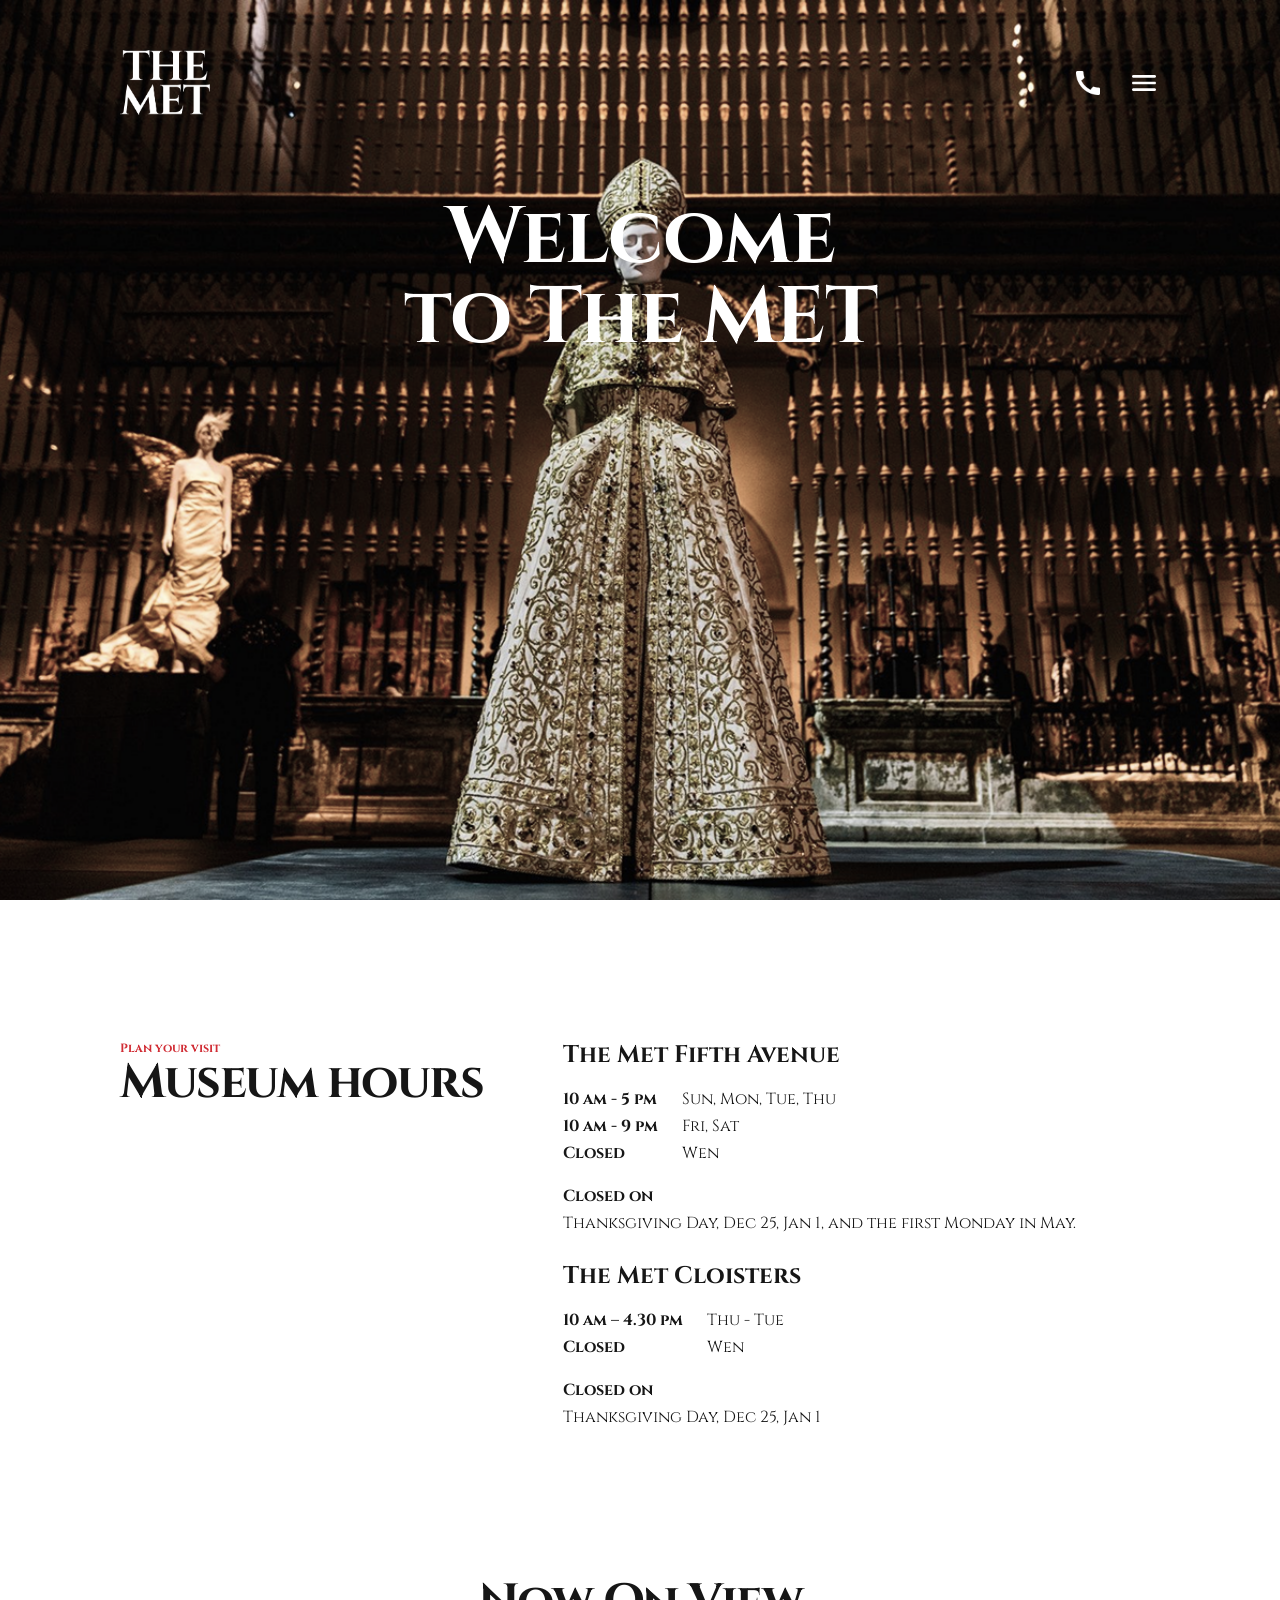
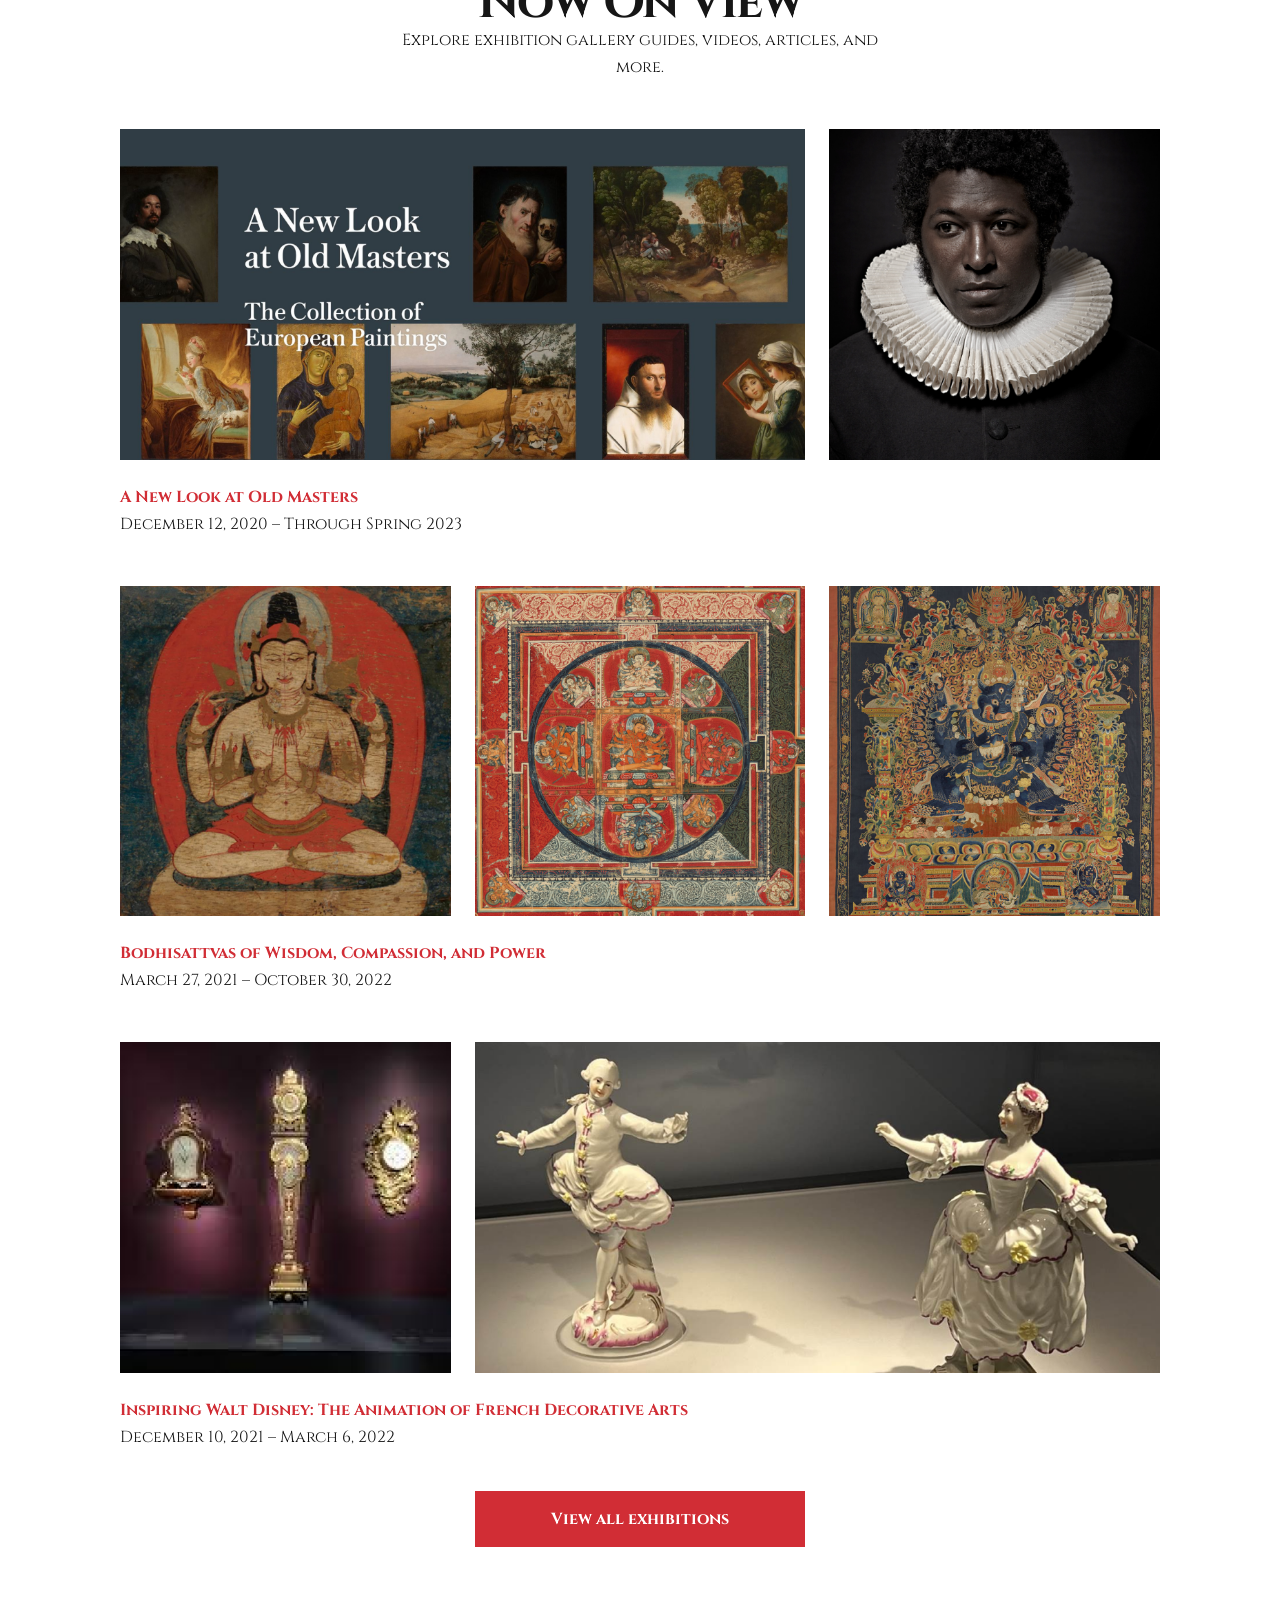
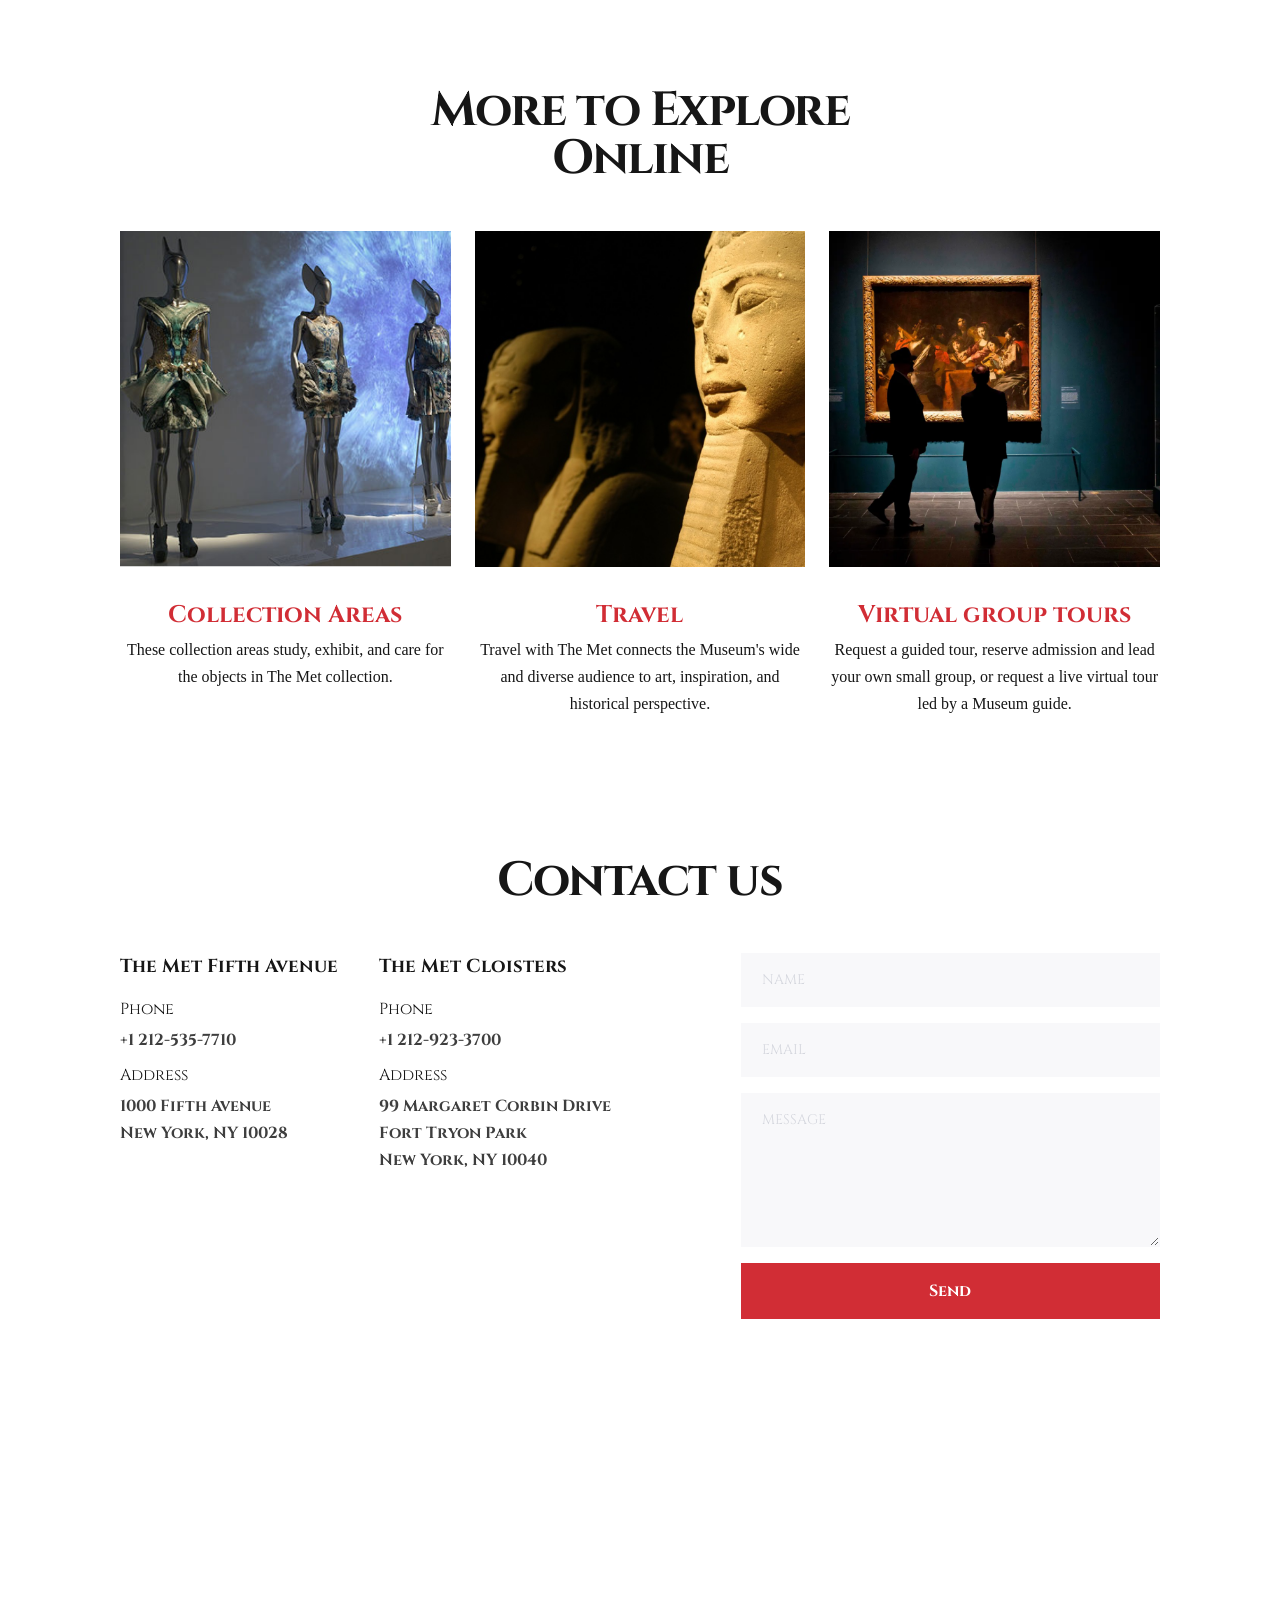
<file: index.html>
<!doctype html><html lang="en" class="page"><head><meta charset="utf-8"><meta name="viewport" content="width=device-width, initial-scale=1.0"><title>THE MET</title><link rel="preconnect" href="https://fonts.googleapis.com"><link rel="preconnect" href="https://fonts.gstatic.com"><link href="https://fonts.googleapis.com/css2?family=Cinzel:wght@400..900&display=swap" rel="stylesheet"><link rel="stylesheet" href="index.eaa2ab88.css"><link rel="stylesheet" href="index.6005b60b.css"><link rel="icon" type="image/png" href="the-met.c0c9e4f3.png"><script src="index.cabb280d.js" defer></script></head><body class="page__body"> <header class="header"> <div class="top-bar"> <a href="#" class="top-bar__logo"> <img src="the-met.c0c9e4f3.png" alt="MET logo"> </a> <div class="top-bar__icons"> <div class="contact-phone"> <div class="contact-phone__dropdown"> <a href="tel:+12125357710" class="contact-phone__item"> <span class="contact-phone__location">THE MET FIFTH AVENUE</span> <span class="contact-phone__number">+1 212-535-7710</span> </a> <a href="tel:+12129233700" class="contact-phone__item"> <span class="contact-phone__location">THE MET CLOISTERS</span> <span class="contact-phone__number">+1 212-923-3700</span> </a> </div> <a href="#contact" class="icon icon--phone"></a> </div> <a href="#menu" class="icon icon--burger"></a> </div> </div> <div class="header__bottom"> <h1 class="header__title"> Welcome <br> to The MET </h1> </div> </header> <aside class="menu page__menu" id="menu"> <div class="top-bar top-bar--menu"> <a href="#" class="top-bar__logo top-bar__logo--menu"> <img src="the-met.c0c9e4f3.png" alt="MET logo"> </a> <div class="top-bar__icons"> <a href="#" class="icon icon--cross"></a> </div> </div> <div class="menu__content"> <nav class="nav"> <ul class="nav__list"> <li class="nav__item"> <a class="nav__link" href="#">Home</a> </li> <li class="nav__item"> <a class="nav__link" href="#hours">About Us</a> </li> <li class="nav__item"> <a class="nav__link" href="#view">Now on view</a> </li> <li class="nav__item"> <a class="nav__link" href="#explore">Explore Online</a> </li> <li class="nav__item"> <a class="nav__link" href="#contact">Contacts</a> </li> </ul> </nav> <div class="menu__phone-call"> <div class="menu__phone-location"> <a class="menu__location">The Met Fifth Avenue</a> <a href="tel:+1 212-535-7710" class="menu__phone">+1 212-535-7710</a> <a class="menu__location">The Met Cloisters</a> <a href="tel:+1 212-923-3700" class="menu__phone">+1 212-923-3700</a> </div> <a href="#contact" class="menu__call">Call to Order</a> </div> </div> </aside> <main class="main"> <section class="hours" id="hours"> <div class="hours__main-title"> <p class="section__eyebrow">Plan your visit</p> <h2 class="section__title section__title--align-left">Museum hours</h2> </div> <div class="hours__table"> <h3 class="hours__title">The Met Fifth Avenue</h3> <article class="hours__daytime"> <div class="hours__time"> 10 am - 5 pm <br> 10 am - 9 pm <br> Closed </div> <div class="hours__day"> Sun, Mon, Tue, Thu <br> Fri, Sat <br> Wen </div> </article> <article class="hours__holidays"> <h4 class="hours__closed">Closed on</h4> <p class="hours__holidays-text">Thanksgiving Day, Dec 25, Jan 1, and the first Monday in May.</p> </article> <h3 class="hours__title">The Met Cloisters</h3> <article class="hours__daytime"> <div class="hours__time"> 10 am – 4.30 pm <br> Closed </div> <div class="hours__day"> Thu - Tue <br> Wen </div> </article> <article class="hours__holidays"> <h4 class="hours__closed">Closed on</h4> <p class="hours__holidays-text">Thanksgiving Day, Dec 25, Jan 1</p> </article> </div> </section> <section class="view" id="view"> <div class="view__title"> <h2 class="section__title">Now On View</h2> <p class="view__title-text">Explore exhibition gallery guides, videos, articles, and more.</p> </div> <article class="view__exhibition"> <div class="view__images"> <a href="#" class="view__image-link view__image-link--wide"> <img src="on-view-ex1-left.a13b0f3d.png" alt="view-photo" class="view__photo"> </a> <a href="#" class="view__image-link view__image-link--square"> <img src="on-view-ex1-right.4b07ecd0.png" alt="view-photo" class="view__photo"> </a> </div> <div class="view__description"> <p class="view__description-title">A New Look at Old Masters</p> <p class="view__description-date">December 12, 2020 – Through Spring 2023</p> </div> <div class="view__images view__images--2"> <a href="#" class="view__image-link view__image-link--2 view__image-link--square"> <img src="on-view-ex2-left.abfadc5a.png" alt="view-photo" class="view__photo"> </a> <a href="#" class="view__image-link view__image-link--2 view__image-link--square"> <img src="on-view-ex2-center.e398664d.png" alt="view-photo" class="view__photo"> </a> <a href="#" class="view__image-link view__image-link--2 view__image-link--2-3 view__image-link--square"> <img src="on-view-ex2-right.2f0fd457.png" alt="view-photo" class="view__photo"> </a> </div> <div class="view__description"> <p class="view__description-title">Bodhisattvas of Wisdom, Compassion, and Power</p> <p class="view__description-date">March 27, 2021 – October 30, 2022</p> </div> <div class="view__images"> <a href="#" class="view__image-link view__image-link--square"> <img src="on-view-ex3-left.f663dd46.png" alt="view-photo" class="view__photo"> </a> <a href="#" class="view__image-link view__image-link--wide"> <img src="on-view-ex3-right.bc05d769.png" alt="view-photo" class="view__photo view__photo--3"> </a> </div> <div class="view__description"> <p class="view__description-title">Inspiring Walt Disney: The Animation of French Decorative Arts</p> <p class="view__description-date">December 10, 2021 – March 6, 2022</p> </div> </article> <a href="#" class="button-style view__button">View all exhibitions</a> </section> <section class="explore" id="explore"> <div class="explore__title"> <h2 class="section__title">More to Explore Online</h2> </div> <article class="explore__articles"> <div class="explore__article"> <a href="#" class="explore__image-link"> <img src="explore-1.fc14d268.png" alt="explore-photo" class="explore__photo"> </a> <div class="explore__description"> <p class="explore__description-title">Collection Areas</p> <p class="explore__description-date">These collection areas study, exhibit, and care for the objects in The Met collection.</p> </div> </div> <div class="explore__article explore__article--2"> <a href="#" class="explore__image-link"> <img src="explore-2.e58754fc.png" alt="explore-photo" class="explore__photo"> </a> <div class="explore__description"> <p class="explore__description-title">Travel</p> <p class="explore__description-date">Travel with The Met connects the Museum's wide and diverse audience to art, inspiration, and historical perspective.</p> </div> </div> <div class="explore__article explore__article--3"> <a href="#" class="explore__image-link"> <img src="explore-3.5c95af2a.png" alt="explore-photo" class="explore__photo"> </a> <div class="explore__description"> <p class="explore__description-title">Virtual group tours</p> <p class="explore__description-date"> Request a guided tour, reserve admission and lead your own small group, or request a live virtual tour led by a Museum guide.</p> </div> </div> </article> </section> <section class="contact" id="contact"> <div class="contact__title"> <h2 class="section__title">Contact us</h2> </div> <article class="contact__articles"> <article class="contact__article contact__article--1"> <h3 class="contact__article-title">The Met Fifth Avenue</h3> <div class="contact__phone-block"> <p class="contact__block-title">Phone</p> <a href="tel:+1 212-535-7710" class="contact__block-info">+1 212-535-7710</a> </div> <div class="contact__address-block"> <p class="contact__block-title">Address</p> <a href="https://maps.google.com/?q=1000+Fifth+Avenue+New+York+NY+10028" target="_blank" rel="noopener noreferrer" class="contact__block-info">1000 Fifth Avenue <br> New York, NY 10028</a> </div> </article> <article class="contact__article contact__article--2"> <h3 class="contact__article-title">The Met Cloisters</h3> <div class="contact__phone-block"> <p class="contact__block-title">Phone</p> <a href="tel:+1 212-923-3700" class="contact__block-info">+1 212-923-3700</a> </div> <div class="contact__address-block"> <p class="contact__block-title">Address</p> <a href="https://maps.google.com/?q=99+Margaret+Corbin+Drive+Fort+Tryon+Park+New+York+NY+10040" target="_blank" rel="noopener noreferrer" class="contact__block-info">99 Margaret Corbin Drive <br> Fort Tryon Park <br> New York, NY 10040</a> </div> </article> </article> <form class="contact__form" onsubmit="this.reset(); return false;"> <input type="text" class="contact__input" placeholder="NAME" required> <input type="email" class="contact__input" placeholder="EMAIL" required> <textarea class="contact__input contact__textarea" placeholder="MESSAGE" rows="6" required></textarea> <button type="submit" class="button-style contact__button"> Send </button> </form> </section> </main> <footer class="footer"></footer> </body></html>
</file>
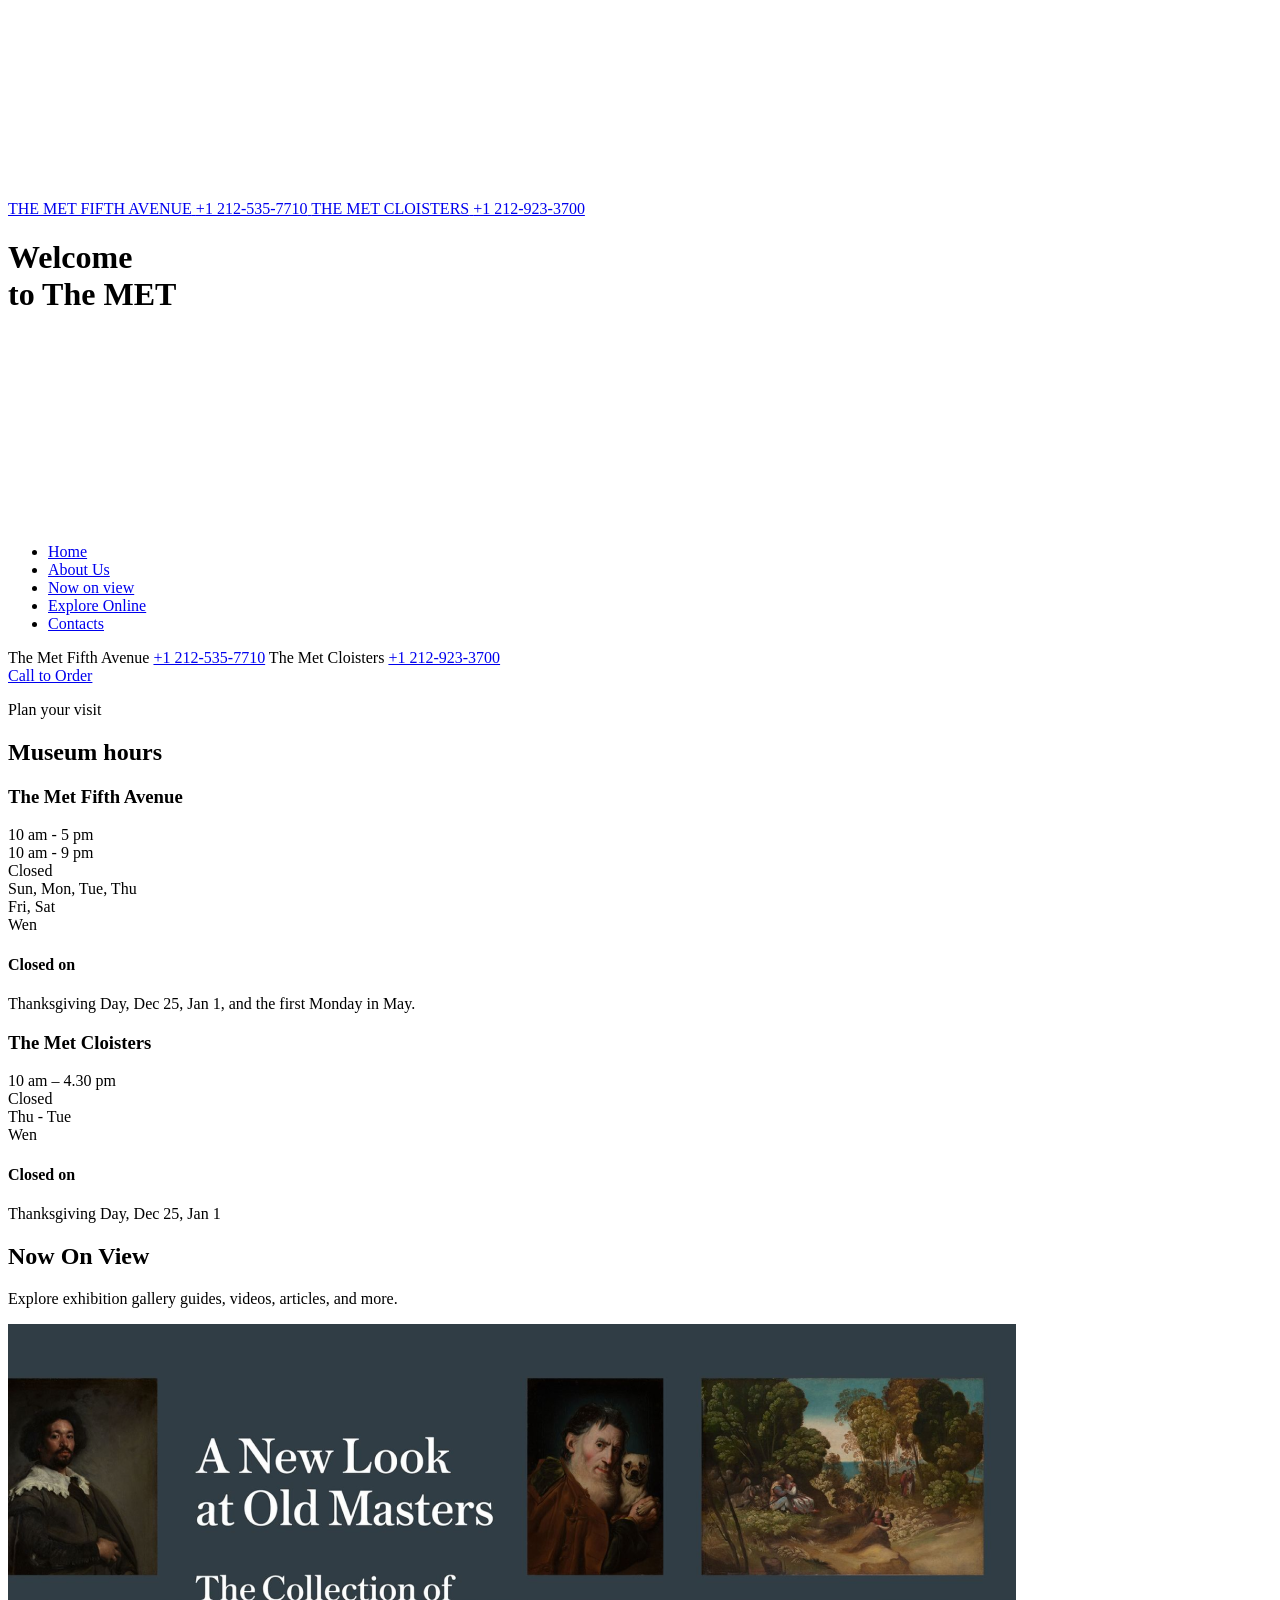
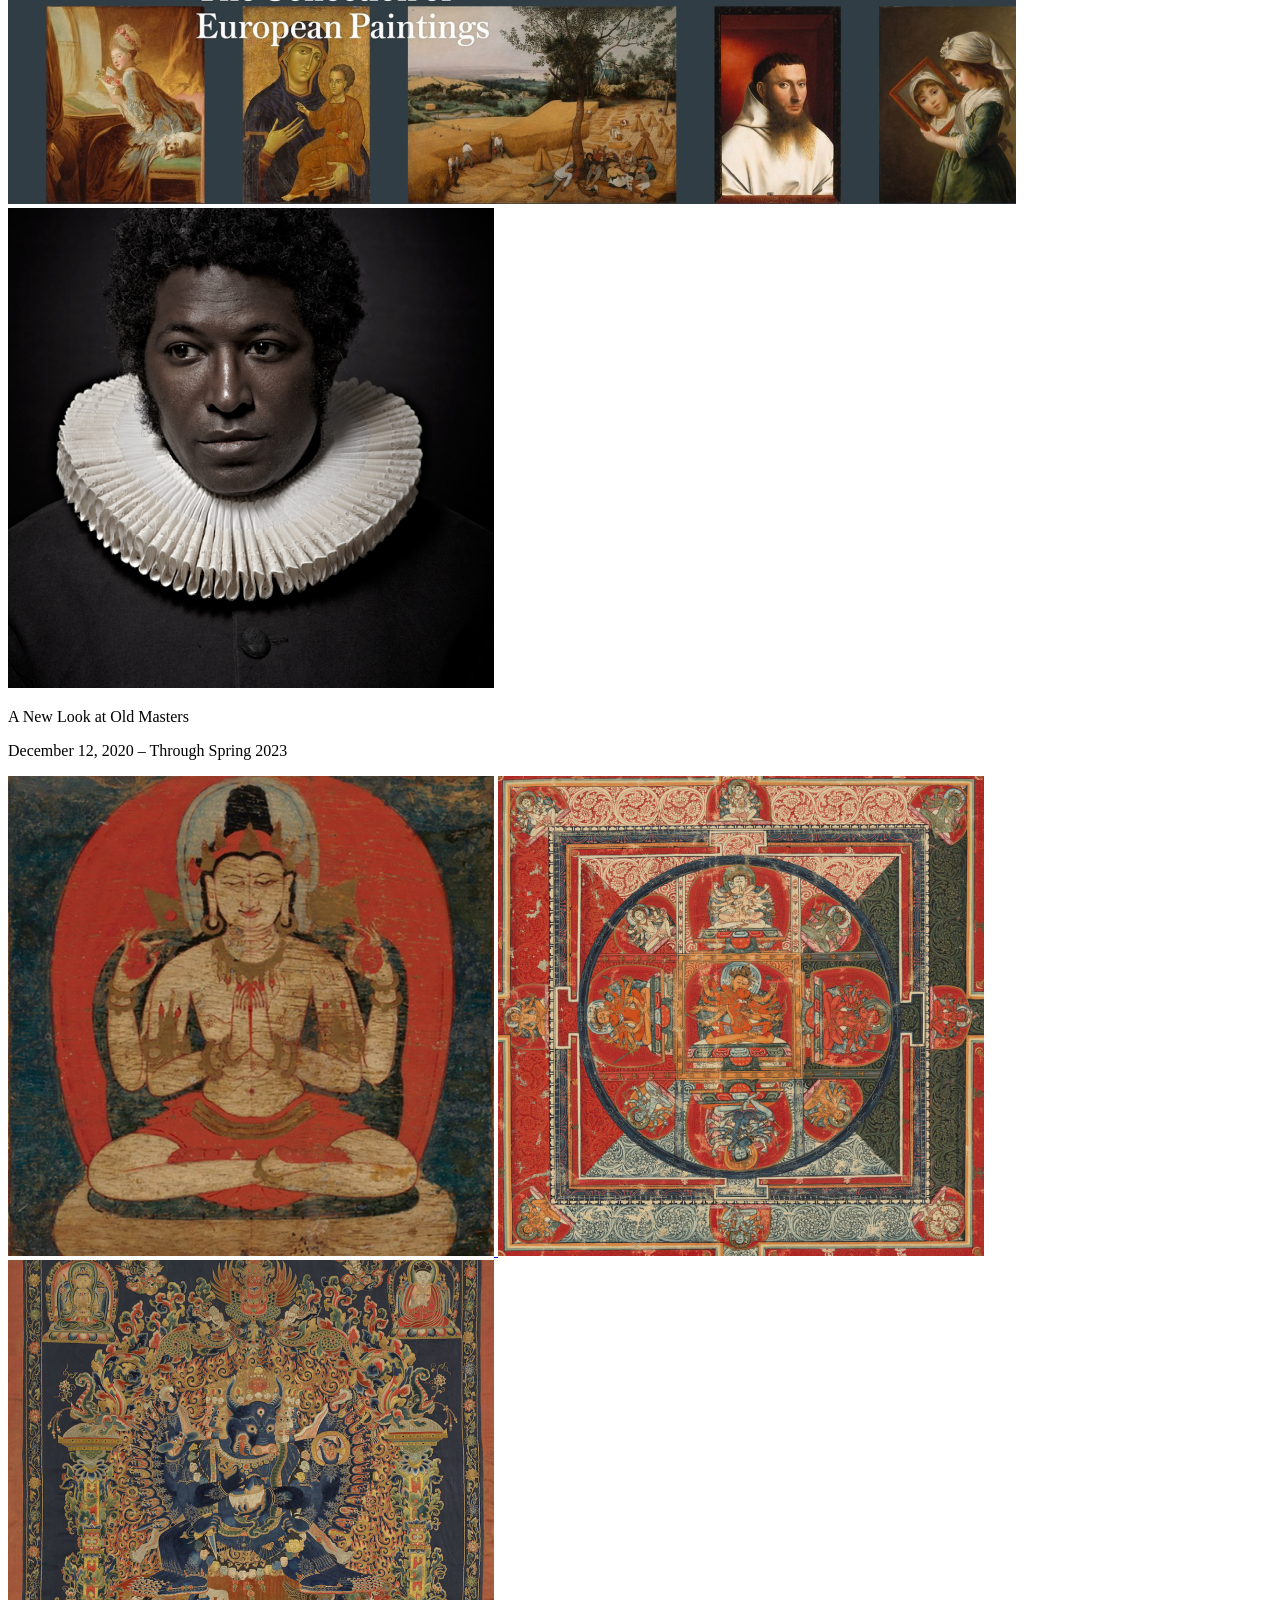
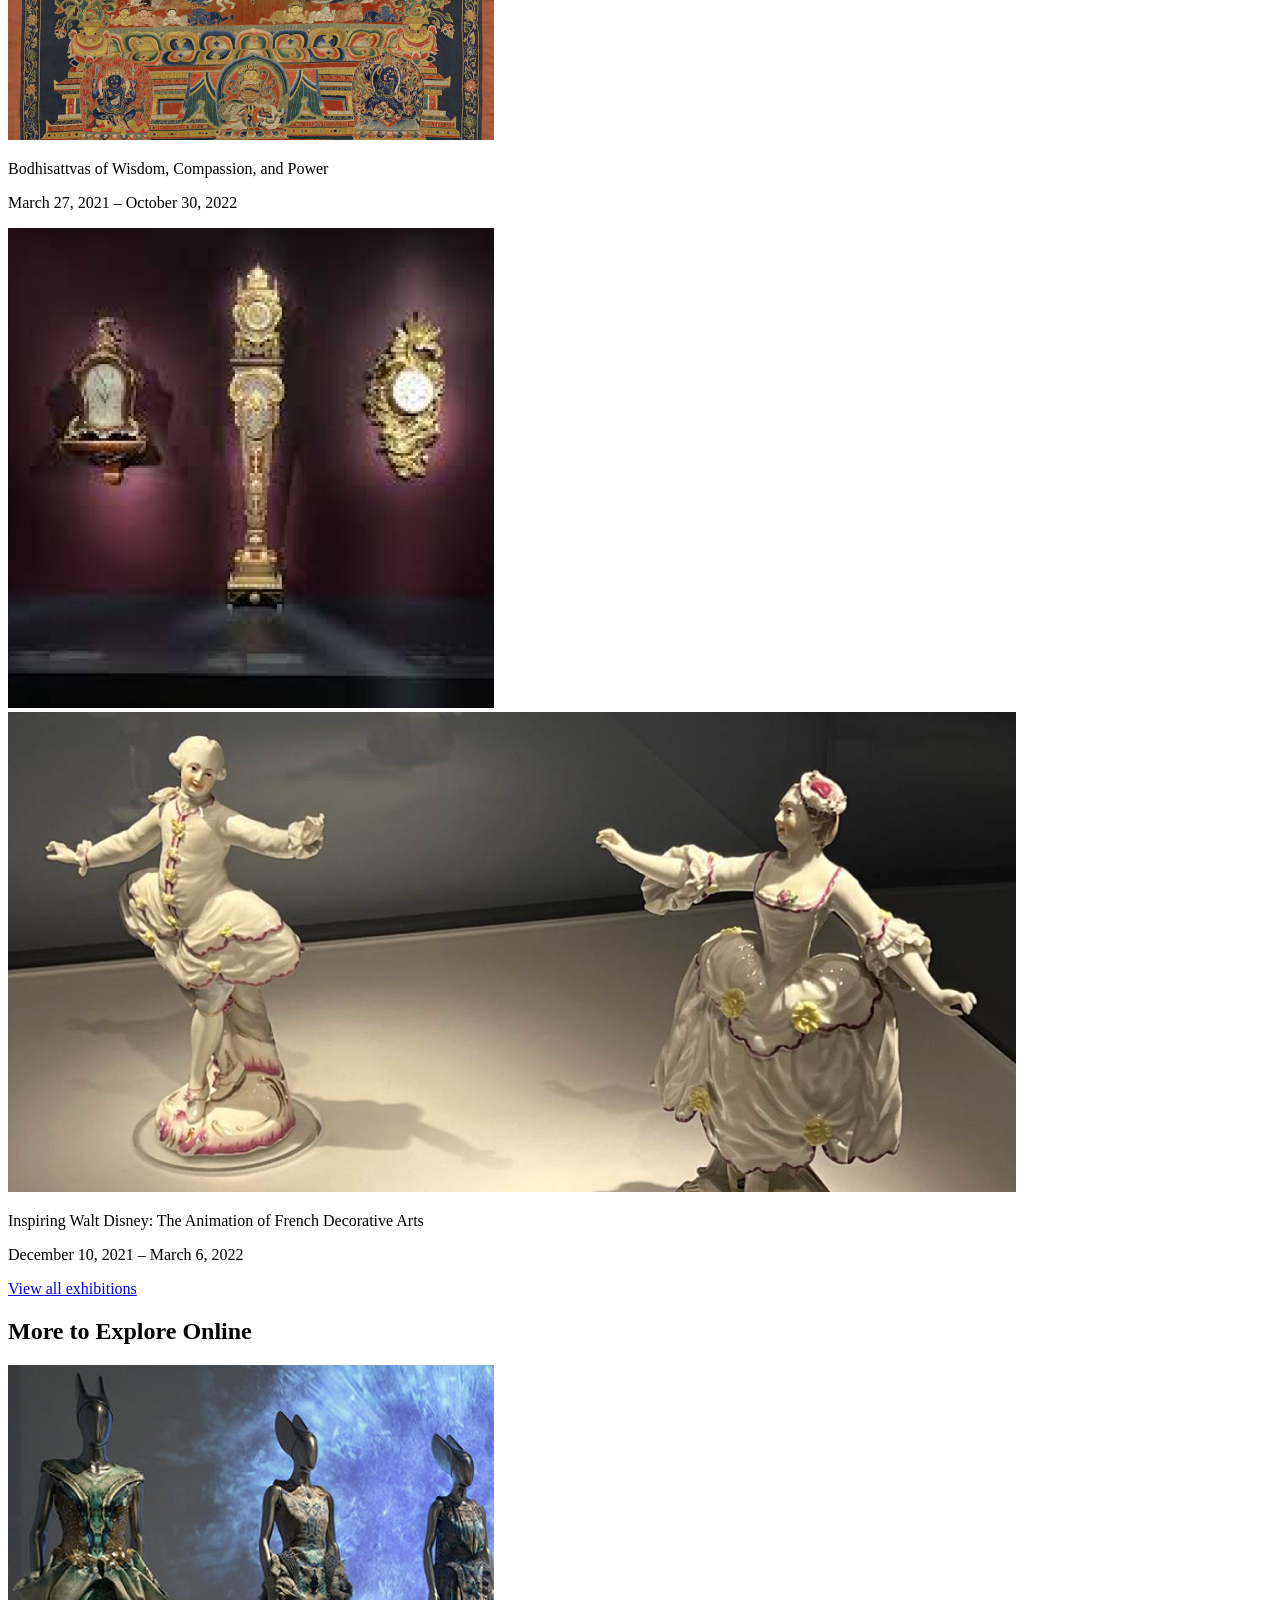
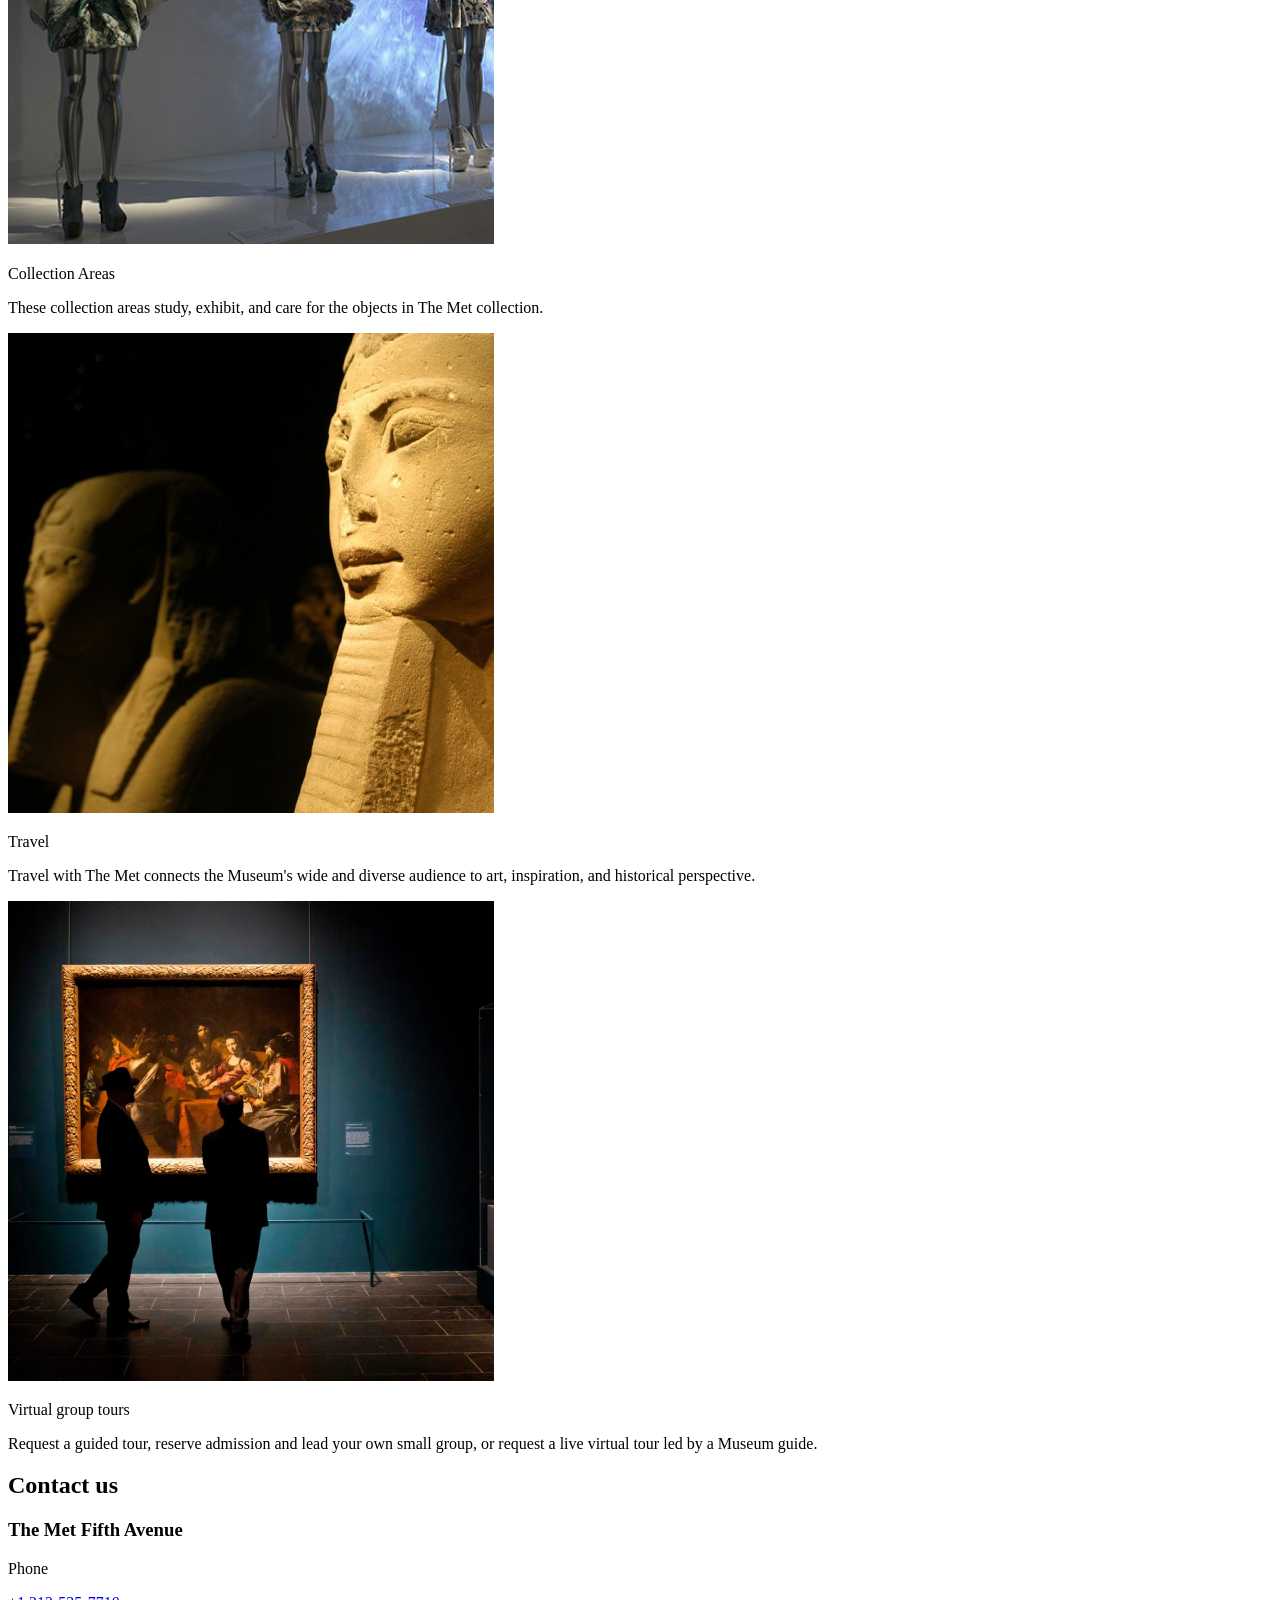
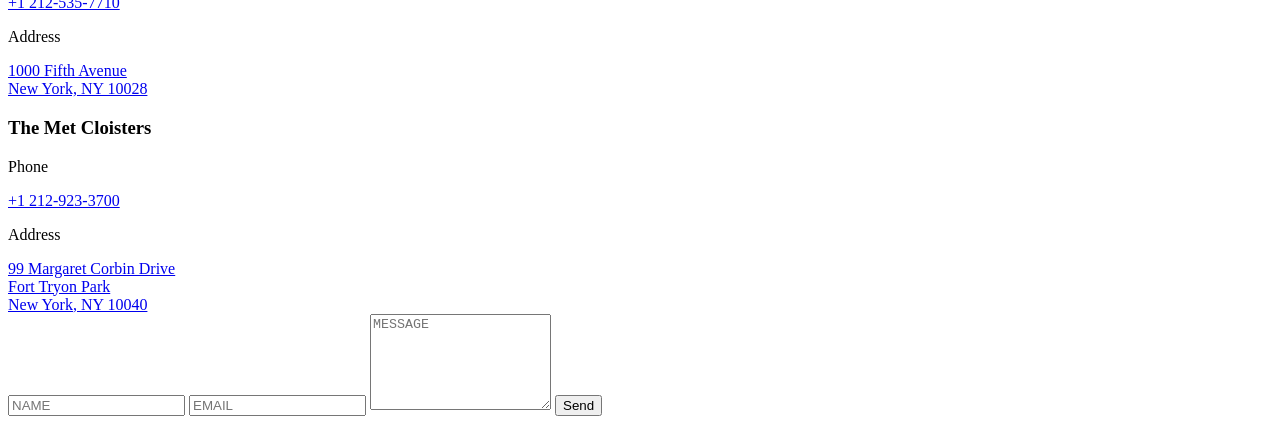
<file: src/index.html>
<!doctype html>
<html lang="en" class="page">
  <head>
    <meta charset="UTF-8" />
    <meta
      name="viewport"
      content="width=device-width, initial-scale=1.0"
    />
    <title>THE MET</title>
    <link rel="preconnect" href="https://fonts.googleapis.com">
    <link rel="preconnect" href="https://fonts.gstatic.com">
    <link href="https://fonts.googleapis.com/css2?family=Cinzel:wght@400..900&display=swap" rel="stylesheet">
    <link
      rel="stylesheet"
      href="./styles/main.scss"
    />
    <link
      rel="stylesheet"
      href="./styles/style.scss"
    />
    <link
      rel="icon"
      type="image/png"
      href="./icons/the-met.png"
    />
    <script
      src="./scripts/main.js"
      defer
    ></script>
  </head>
  <body class="page__body">
    <header class="header">
      <div class="top-bar">
        <a href="#" class="top-bar__logo">
          <img src="./icons/the-met.png" alt="MET logo">
        </a>

        <div class="top-bar__icons">
          <div class="contact-phone">
            <div class="contact-phone__dropdown">
              <a href="tel:+12125357710" class="contact-phone__item">
                <span class="contact-phone__location">THE MET FIFTH AVENUE</span>
                <span class="contact-phone__number">+1 212-535-7710</span>
              </a>
              <a href="tel:+12129233700" class="contact-phone__item">
                <span class="contact-phone__location">THE MET CLOISTERS</span>
                <span class="contact-phone__number">+1 212-923-3700</span>
              </a>
            </div>

            <a href="#contact" class="icon icon--phone"></a>
          </div>



          <a href="#menu" class="icon icon--burger"></a>
        </div>
      </div>

      <div class="header__bottom">
        <h1 class="header__title">
          Welcome
          <br>
          to The MET
        </h1>
      </div>
    </header>

    <aside class="menu page__menu" id="menu">
      <div class="top-bar top-bar--menu">
        <a href="#" class="top-bar__logo top-bar__logo--menu">
          <img src="./icons/the-met.png" alt="MET logo">
        </a>

        <div class="top-bar__icons">
          <a href="#" class="icon icon--cross"></a>
        </div>
      </div>

      <div class="menu__content">
        <nav class="nav">
          <ul class="nav__list">
            <li class="nav__item">
              <a class="nav__link"  href="#">Home</a>
            </li>
            <li class="nav__item">
              <a class="nav__link" href="#hours">About Us</a>
            </li>
            <li class="nav__item">
              <a class="nav__link" href="#view">Now on view</a>
            </li>
            <li class="nav__item">
              <a class="nav__link" href="#explore">Explore Online</a>
            </li>
            <li class="nav__item">
              <a class="nav__link" href="#contact">Contacts</a>
            </li>
          </ul>
        </nav>

        <div class="menu__phone-call">
          <div class="menu__phone-location">
            <a class="menu__location">The Met Fifth Avenue</a>
            <a href="tel:+1 212-535-7710" class="menu__phone">+1 212-535-7710</a>

            <a class="menu__location">The Met Cloisters</a>
            <a href="tel:+1 212-923-3700" class="menu__phone">+1 212-923-3700</a>
          </div>
          <a href="#contact" class="menu__call">Call to Order</a>
        </div>
      </div>
    </aside>

    <main class="main">
      <section class="hours" id="hours">
        <div class="hours__main-title">
          <p class="section__eyebrow">Plan your visit</p>
          <h2 class="section__title section__title--align-left">Museum hours</h2>
        </div>

        <div class="hours__table">
          <h3 class="hours__title">The Met Fifth Avenue</h3>

          <article class="hours__daytime">
            <div class="hours__time">
              10 am - 5 pm
              <br>
              10 am - 9 pm
              <br>
              Closed
            </div>
            <div class="hours__day">
              Sun, Mon, Tue, Thu
              <br>
              Fri, Sat
              <br>
              Wen
            </div>
          </article>

          <article class="hours__holidays">
            <h4 class="hours__closed">Closed on</h4>

            <p class="hours__holidays-text">Thanksgiving Day, Dec 25, Jan 1, and the first Monday in May.</p>
          </article>

          <h3 class="hours__title">The Met Cloisters</h3>

          <article class="hours__daytime">
            <div class="hours__time">
              10 am – 4.30 pm
              <br>
              Closed
            </div>
            <div class="hours__day">
              Thu - Tue
              <br>
              Wen
            </div>
          </article>

          <article class="hours__holidays">
            <h4 class="hours__closed">Closed on</h4>

            <p class="hours__holidays-text">Thanksgiving Day, Dec 25, Jan 1</p>
          </article>

        </div>
      </section>

      <section class="view" id="view">
        <div class="view__title">
          <h2 class="section__title">Now On View</h2>
          <p class="view__title-text">Explore exhibition gallery guides, videos, articles, and more.</p>
        </div>

        <article class="view__exhibition">
          <div class="view__images">
            <a href="#" class="view__image-link view__image-link--wide">
              <img
                src="./images/on-view-ex1-left.png"
                alt="view-photo"
                class="view__photo">
            </a>
            <a href="#" class="view__image-link view__image-link--square">
              <img
                src="./images/on-view-ex1-right.png"
                alt="view-photo"
                class="view__photo">
            </a>
          </div>
          <div class="view__description">
            <p class="view__description-title">A New Look at Old Masters</p>
            <p class="view__description-date">December 12, 2020 – Through Spring 2023</p>
          </div>

          <div class="view__images view__images--2">
            <a href="#" class="view__image-link
                               view__image-link--square
                               view__image-link--2">
              <img
                src="./images/on-view-ex2-left.png"
                alt="view-photo"
                class="view__photo">
            </a>
            <a href="#" class="view__image-link
                               view__image-link--square
                               view__image-link--2">
              <img
                src="./images/on-view-ex2-center.png"
                alt="view-photo"
                class="view__photo">
            </a>
            <a href="#" class="view__image-link
                               view__image-link--square
                               view__image-link--2
                               view__image-link--2-3">
              <img
                src="./images/on-view-ex2-right.png"
                alt="view-photo"
                class="view__photo">
            </a>
          </div>
          <div class="view__description">
            <p class="view__description-title">Bodhisattvas of Wisdom, Compassion, and Power</p>
            <p class="view__description-date">March 27, 2021 – October 30, 2022</p>
          </div>

          <div class="view__images">
            <a href="#" class="view__image-link view__image-link--square">
              <img
                src="./images/on-view-ex3-left.png"
                alt="view-photo"
                class="view__photo">
            </a>
            <a href="#" class="view__image-link view__image-link--wide">
              <img
                src="./images/on-view-ex3-right.png"
                alt="view-photo"
                class="view__photo view__photo--3">
            </a>
          </div>
          <div class="view__description">
            <p class="view__description-title">Inspiring Walt Disney: The Animation of French Decorative Arts</p>
            <p class="view__description-date">December 10, 2021 – March 6, 2022</p>
          </div>
        </article>

        <a href="#" class="view__button button-style">View all exhibitions</a>

      </section>

      <section class="explore" id="explore">
        <div class="explore__title">
          <h2 class="section__title">More to Explore Online</h2>
        </div>

        <article class="explore__articles">
          <div class="explore__article">
            <a href="#" class="explore__image-link">
              <img
                src="./images/explore-1.png"
                alt="explore-photo"
                class="explore__photo">
            </a>

            <div class="explore__description">
              <p class="explore__description-title">Collection Areas</p>
              <p class="explore__description-date">These collection areas study, exhibit, and care for the objects in The Met collection.</p>
            </div>
          </div>

          <div class="explore__article explore__article--2">
            <a href="#" class="explore__image-link">
              <img
                src="./images/explore-2.png"
                alt="explore-photo"
                class="explore__photo">
            </a>

            <div class="explore__description">
              <p class="explore__description-title">Travel</p>
              <p class="explore__description-date">Travel with The Met connects the Museum's wide and diverse audience to art, inspiration, and historical perspective.</p>
            </div>
          </div>

          <div class="explore__article explore__article--3">
            <a href="#" class="explore__image-link">
              <img
                src="./images/explore-3.png"
                alt="explore-photo"
                class="explore__photo">
            </a>

            <div class="explore__description">
              <p class="explore__description-title">Virtual group tours</p>
              <p class="explore__description-date"> Request a guided tour, reserve admission and lead your own small group, or request a live virtual tour led by a Museum guide.</p>
            </div>
          </div>
        </article>
      </section>

      <section class="contact" id="contact">
        <div class="contact__title">
          <h2 class="section__title">Contact us</h2>
        </div>

        <article class="contact__articles">
          <article class="contact__article contact__article--1">
            <h3 class="contact__article-title">The Met Fifth Avenue</h3>
            <div class="contact__phone-block">
              <p class="contact__block-title">Phone</p>
              <a href="tel:+1 212-535-7710" class="contact__block-info">+1 212-535-7710</a>
            </div>
            <div class="contact__address-block">
              <p class="contact__block-title">Address</p>
              <a href="https://maps.google.com/?q=1000+Fifth+Avenue+New+York+NY+10028"
                target="_blank"
                rel="noopener noreferrer"
                class="contact__block-info">1000 Fifth Avenue <br> New York, NY 10028</a>
            </div>
          </article>
          <article class="contact__article contact__article--2">
            <h3 class="contact__article-title">The Met Cloisters</h3>
            <div class="contact__phone-block">
              <p class="contact__block-title">Phone</p>
              <a href="tel:+1 212-923-3700" class="contact__block-info">+1 212-923-3700</a>
            </div>
            <div class="contact__address-block">
              <p class="contact__block-title">Address</p>
              <a href="https://maps.google.com/?q=99+Margaret+Corbin+Drive+Fort+Tryon+Park+New+York+NY+10040"
                target="_blank"
                rel="noopener noreferrer"
                class="contact__block-info">99 Margaret Corbin Drive <br> Fort Tryon Park <br> New York, NY 10040</a>
            </div>
          </article>
        </article>

        <form class="contact__form" onsubmit="this.reset(); return false;">
          <input
            type="text"
            class="contact__input"
            placeholder="NAME"
            required
          />
          <input
            type="email"
            class="contact__input"
            placeholder="EMAIL"
            required
          />
          <textarea
            class="contact__input contact__textarea"
            placeholder="MESSAGE"
            rows="6"
            required
          ></textarea>

          <button type="submit" class="contact__button button-style">
            Send
          </button>
        </form>
      </section>
    </main>

    <footer class="footer"></footer>
  </body>
</html>
</file>
<file: index.eaa2ab88.css>
a,a:visited{color:inherit;text-decoration:none}.page__body{min-width:320px;margin:0}.page__body:has(.page__menu:target){overflow:hidden}.page{color:#161616;letter-spacing:0;scroll-behavior:smooth;font-family:Cinzel,serif;font-size:16px;line-height:27px}.button-style{letter-spacing:0;color:#fff;cursor:pointer;background-color:#d12d35;border:none;font-family:Cinzel,serif;font-size:16px;font-weight:700;line-height:27px;text-decoration:none;transition:background-color .15s}.button-style:hover{background-color:#ae1c23}.button-style:active{background-color:#eb343d}.button-style:visited{color:#fff}
/*# sourceMappingURL=index.eaa2ab88.css.map */
</file>
<file: index.6005b60b.css>
.header{background-image:url(header-bg-mobile.59bc3b43.png);background-position:50%;background-size:cover;height:100vh}.header__bottom{-ms-flex-pack:center;justify-content:center;padding:129px 20px 0;display:-ms-flexbox;display:flex}@media (min-width:744px) and (max-width:1259.98px){.header__bottom{padding:141px 176px 0}}@media (min-width:1260px){.header__bottom{padding:83px 381px 0}}.header__title{color:#fff;letter-spacing:-1.5px;text-align:center;vertical-align:middle;width:100%;margin:0;font-family:Cinzel,serif;font-size:40px;font-weight:700;line-height:100%}@media (min-width:744px) and (max-width:1259.98px){.header__title{font-size:64px;line-height:64px}}@media (min-width:1260px){.header__title{font-size:80px;line-height:80px}}.contact-phone{-ms-flex-align:center;align-items:center;display:-ms-flexbox;display:flex;position:relative}.contact-phone__dropdown{white-space:nowrap;z-index:10;background-color:transparent;display:none;position:absolute;top:50%;right:calc(100% + 16px);transform:translateY(-50%)}.contact-phone__dropdown:after{content:"";background-color:transparent;width:25px;height:100%;position:absolute;top:0;right:-20px}.contact-phone__item{color:#fff;text-align:right;-ms-flex-direction:column;flex-direction:column;font-family:inherit;text-decoration:none;display:-ms-flexbox;display:flex}.contact-phone__item:hover{text-decoration:underline}.contact-phone__location{letter-spacing:0;vertical-align:middle;text-transform:uppercase;font-family:Cinzel,serif;font-size:16px;font-weight:700;line-height:27px}.contact-phone__number{letter-spacing:0;vertical-align:middle;text-transform:uppercase;text-align:right;font-family:Cinzel,serif;font-size:16px;font-weight:700;line-height:27px}@media (min-width:1260px){.contact-phone:hover .contact-phone__dropdown{-ms-flex-direction:column;flex-direction:column;gap:8px;display:-ms-flexbox;display:flex}}.icon{background-position:50%;background-repeat:no-repeat;background-size:cover;width:24px;height:24px;transition:transform .3s;display:block}.icon:hover{transform:scale(1.2)}@media (min-width:744px){.icon{width:32px;height:32px}}.icon--phone{background-image:url(icon-phone.56369b5d.png)}.icon--burger{background-image:url(icon-burger.9ee63b05.png)}.icon--burger:hover{background-image:url(icon-burger-hover.df2a2dfa.png)}.icon--cross{background-image:url(icon-cross.727e4acf.png)}@media (min-width:744px) and (max-width:1259.98px){.icon--cross{width:24px;height:24px}}@media (min-width:1260px){.icon--cross{width:32px;height:32px}}.top-bar{box-sizing:border-box;-ms-flex-pack:justify;justify-content:space-between;-ms-flex-align:center;align-items:center;padding:25px 20px 0;display:-ms-flexbox;display:flex}@media (min-width:744px) and (max-width:1259.98px){.top-bar{padding:50px 72px 0}}@media (min-width:1260px){.top-bar{padding:50px 120px 0}}.top-bar--menu{z-index:1;background-color:#d12d35;position:sticky;top:0}@media (min-width:744px) and (max-width:1259.98px){.top-bar--menu{padding:32px 72px 0}}@media (min-width:1260px){.top-bar--menu{padding:32px 120px 0}}.top-bar__logo{width:64px;height:46px;transition:transform .3s;display:-ms-flexbox;display:flex}.top-bar__logo:hover{transform:scale(1.2)}@media (min-width:744px){.top-bar__logo{width:87px;height:65px}}@media (min-width:744px) and (max-width:1259.98px){.top-bar__logo--menu{width:64px;height:46px}}@media (min-width:1260px){.top-bar__logo--menu{width:87px;height:65px}}.top-bar__icons{-ms-flex-pack:center;justify-content:center;-ms-flex-align:center;align-items:center;gap:24px;display:-ms-flexbox;display:flex}.main{z-index:1;background-color:#fff;row-gap:100px;min-height:100vh;margin-bottom:180px;padding:100px 20px;display:grid;position:relative}@media (min-width:744px) and (max-width:1259.98px){.main{row-gap:140px;margin-bottom:359px;padding:140px 72px}}@media (min-width:1260px){.main{row-gap:140px;margin-bottom:359px;padding:140px 120px}}.page__menu{opacity:0;pointer-events:none;transition:all .3s;position:fixed;top:0;left:0;right:0;overflow:auto;transform:translate(-100%)}.page__menu:target{opacity:1;pointer-events:all;transform:translate(0)}.menu{text-transform:uppercase;color:#fff;background-color:#d12d35;height:100vh;font-weight:700}.menu__content{padding-left:20px;padding-right:20px}@media (min-width:744px) and (max-width:1259.98px){.menu__content{padding-left:72px;padding-right:72px}}@media (min-width:1260px){.menu__content{padding-left:120px;padding-right:120px}}.menu__phone-call{-ms-flex-direction:column;flex-direction:column;display:-ms-flexbox;display:flex}.menu__phone-location{-ms-flex-direction:column;flex-direction:column;-ms-flex-pack:justify;justify-content:space-between;padding-bottom:8px;display:-ms-flexbox;display:flex}.menu__location{color:inherit;letter-spacing:0;vertical-align:middle;width:fit-content;font-family:Cinzel,serif;font-size:16px;line-height:27px;text-decoration:none}.menu__phone{color:inherit;letter-spacing:0;vertical-align:middle;width:fit-content;padding-bottom:8px;font-family:Cinzel,serif;font-size:16px;line-height:27px;text-decoration:none;position:relative}.menu__phone:after{content:"";background-color:#fff;width:100%;height:1px;transition:transform .3s;display:block;position:absolute;bottom:8px;transform:scale(0)}.menu__phone:hover:after{transform:scale(1)}.menu__call{color:inherit;letter-spacing:2px;vertical-align:middle;width:fit-content;font-size:12px;line-height:16px;text-decoration:none;position:relative}.menu__call:after{content:"";background-color:#fff;width:100%;height:1px;transition:transform .3s;display:block;position:absolute;bottom:-7px;transform:scale(0)}.menu__call:hover:after{transform:scale(1)}.nav{padding:40px 47px 32px 0}@media (min-width:1260px){.nav{padding:55px 788px 48px 0}}.nav__list{-ms-flex-direction:column;flex-direction:column;gap:32px;margin:0;padding:0;list-style:none;display:-ms-flexbox;display:flex}.nav__item{max-height:22px;display:block}.nav__link{color:inherit;letter-spacing:2px;vertical-align:middle;font-family:Cinzel,serif;font-size:22px;line-height:22px;text-decoration:none;position:relative}.nav__link:after{content:"";background-color:#fff;width:100%;height:1px;transition:transform .3s;display:block;position:absolute;bottom:-8px;transform:scale(0)}.nav__link:hover:after{transform:scale(1)}.section__eyebrow{letter-spacing:0;color:#d12d35;text-align:left;margin:0 0 2px;font-family:Cinzel,serif;font-size:12px;font-weight:700;line-height:140%}.section__title{letter-spacing:-1.5px;text-align:center;margin:0;font-family:Cinzel,serif;font-size:32px;font-weight:700;line-height:32px}@media (min-width:744px) and (max-width:1259.98px){.section__title{font-size:48px;line-height:48px}}@media (min-width:1260px){.section__title{font-size:48px;line-height:48px}}.section__title--align-left{text-align:left}.hours{--columns:2;grid-template-columns:repeat(var(--columns),1fr);column-gap:24px;display:grid}@media (min-width:744px) and (max-width:1259.98px){.hours{--columns:6}}@media (min-width:1260px){.hours{--columns:12}}.hours__main-title{grid-column:span 2;margin-bottom:32px}@media (min-width:744px) and (max-width:1259.98px){.hours__main-title{grid-column:span 3}}@media (min-width:1260px){.hours__main-title{grid-column:span 5}}.hours__table{-ms-flex-direction:column;flex-direction:column;grid-column:span 2;gap:16px;display:-ms-flexbox;display:flex}@media (min-width:744px) and (max-width:1259.98px){.hours__table{grid-column:4/-1}}@media (min-width:1260px){.hours__table{grid-column:6/-1}}.hours__title{margin:0;font-size:24px;font-weight:700;line-height:30px}.hours__daytime{gap:24px;display:-ms-flexbox;display:flex}.hours__time{font-weight:700}.hours__day{font-weight:400}.hours__closed{margin:0;font-weight:700}.hours__holidays-text{margin:0 0 8px}.view{--columns:2;grid-template-columns:repeat(var(--columns),1fr);gap:40px 24px;display:grid}@media (min-width:744px) and (max-width:1259.98px){.view{--columns:6}}@media (min-width:1260px){.view{--columns:12}}.view__title{text-align:center;grid-column:span 2;margin-bottom:8px}@media (min-width:744px) and (max-width:1259.98px){.view__title{grid-column:2/6}}@media (min-width:1260px){.view__title{grid-column:4/10}}.view__title-text{margin:0}.view__exhibition{-ms-flex-direction:column;flex-direction:column;grid-column:span 2;gap:48px;display:-ms-flexbox;display:flex}@media (min-width:744px) and (max-width:1259.98px){.view__exhibition{grid-column:span 6}}@media (min-width:1260px){.view__exhibition{grid-column:span 12}}.view__images{grid-template-columns:repeat(var(--columns),1fr);column-gap:24px;display:grid}@media (max-width:744.98px){.view__images--2{--columns:3;column-gap:8px}}.view__image-link{transition:transform .3s;position:relative}.view__image-link:hover{transform:scale(1.06)}@media (min-width:744px) and (max-width:1259.98px){.view__image-link--wide{grid-column:span 4}}@media (min-width:1260px){.view__image-link--wide{grid-column:span 8}}.view__image-link--square{height:0;padding-bottom:100%}@media (min-width:744px) and (max-width:1259.98px){.view__image-link--square{grid-column:span 2}}@media (min-width:1260px){.view__image-link--square{grid-column:span 4}}@media (min-width:744px) and (max-width:1259.98px){.view__image-link--2{grid-column:span 3}.view__image-link--2-3{width:0;height:0;padding-bottom:0}}.view__photo{object-fit:cover;width:100%;height:100%;position:absolute}@media (max-width:744.98px){.view__photo{object-position:25%}.view__photo--3{object-position:right}}.view__description{margin-top:-24px}.view__description *{margin:0}.view__description-title{color:#d12d35;font-weight:700}.view__button{grid-column:span 2;-ms-flex-pack:center;justify-content:center;-ms-flex-align:center;align-items:center;height:56px;padding:0 48px;display:-ms-inline-flexbox;display:inline-flex}@media (min-width:744px) and (max-width:1259.98px){.view__button{grid-column:2/6}}@media (min-width:1260px){.view__button{grid-column:5/9}}.explore{--columns:2;grid-template-columns:repeat(var(--columns),1fr);gap:40px 24px;display:grid}@media (min-width:744px) and (max-width:1259.98px){.explore{--columns:6;row-gap:48px}}@media (min-width:1260px){.explore{--columns:12;row-gap:48px}}.explore__title{text-align:center;grid-column:span 2}@media (min-width:744px) and (max-width:1259.98px){.explore__title{grid-column:2/6}}@media (min-width:1260px){.explore__title{grid-column:4/10}}.explore__articles{grid-column:span 2;grid-template-columns:repeat(var(--columns),1fr);gap:48px 24px;display:grid}@media (min-width:744px) and (max-width:1259.98px){.explore__articles{grid-column:span 6}}@media (min-width:1260px){.explore__articles{grid-column:span 12}}.explore__article{-ms-flex-direction:column;flex-direction:column;grid-column:span 2;gap:24px;display:-ms-flexbox;display:flex}@media (min-width:744px) and (max-width:1259.98px){.explore__article{grid-column:2/6;gap:32px}}@media (min-width:1260px){.explore__article{grid-column:1/5;gap:32px}.explore__article--2{grid-column:5/9;gap:32px}.explore__article--3{grid-column:9/-1;gap:32px}}.explore__description *{margin:0}.explore__description-title{letter-spacing:0;text-align:center;color:#d12d35;margin-bottom:4px;font-family:Cinzel,serif;font-size:24px;font-weight:700;line-height:140%}.explore__description-date{letter-spacing:0;text-align:center;font-family:Roboto,serif;font-weight:400}.explore__photo{object-fit:cover;grid-column:span 2;width:100%;height:100%;transition:transform .3s}.explore__photo:hover{transform:scale(1.06)}.contact{--columns:2;grid-template-columns:repeat(var(--columns),1fr);gap:48px 24px;display:grid}@media (min-width:744px) and (max-width:1259.98px){.contact{--columns:6}}@media (min-width:1260px){.contact{--columns:12}}.contact__title{grid-column:span 2}@media (min-width:744px) and (max-width:1259.98px){.contact__title{grid-column:2/6}}@media (min-width:1260px){.contact__title{grid-column:5/9}}.contact__articles{grid-column:span 2;gap:48px 24px;display:grid}@media (min-width:744px) and (max-width:1259.98px){.contact__articles{grid-area:2/1/span 1/span 4}}@media (min-width:1260px){.contact__articles{grid-column:1/7}}.contact__article{-ms-flex-direction:column;flex-direction:column;grid-column:span 2;gap:16px;display:-ms-flexbox;display:flex}@media (min-width:744px) and (max-width:1259.98px){.contact__article--1{grid-column:span 3}}@media (min-width:1260px){.contact__article--1{grid-column:1/4}}@media (min-width:744px) and (max-width:1259.98px){.contact__article--2{grid-column:1/4}}@media (min-width:1260px){.contact__article--2{grid-column:4/7}}.contact__article *{margin:0}.contact__article-title{font-weight:700}.contact__phone-block{margin-bottom:-8px}.contact__block-title{margin-bottom:4px;font-weight:400}.contact__block-info{color:#3e3e3e;font-weight:700;line-height:140%}.contact__block-info:hover{color:#072ef3;cursor:pointer}.contact__form{-ms-flex-direction:column;flex-direction:column;grid-column:span 2;gap:16px;display:-ms-flexbox;display:flex}@media (min-width:744px) and (max-width:1259.98px){.contact__form{grid-area:2/4/span 1/-1}}@media (min-width:1260px){.contact__form{grid-column:8/-1}}.contact__input{letter-spacing:0;color:#161616;box-sizing:border-box;background-color:#f8f8fa;border:1px solid transparent;outline:none;width:100%;padding:16px 20px;font-family:Cinzel,serif;font-size:14px;font-weight:400;line-height:20px;transition:border-color .2s,background-color .2s}.contact__input::placeholder{color:#d5d7de;text-transform:uppercase;transition:color .2s}.contact__input::placeholder{color:#d5d7de;text-transform:uppercase;transition:color .2s}.contact__input:hover{border-color:#e2e2e8}.contact__input:hover::placeholder{color:#161616}.contact__input:hover::placeholder{color:#161616}.contact__input:focus{border-color:#161616}.contact__textarea{resize:vertical;min-height:120px}.contact__button{-ms-flex-pack:center;justify-content:center;-ms-flex-align:center;align-items:center;height:56px;padding:0 48px;display:-ms-inline-flexbox;display:inline-flex}.footer{z-index:-1;background-image:url(footer.c4fb6b42.png);background-position:50%;background-size:cover;height:180px;position:fixed;bottom:0;left:0;right:0}@media (min-width:744px){.footer{height:359px}}
/*# sourceMappingURL=index.6005b60b.css.map */
</file>
